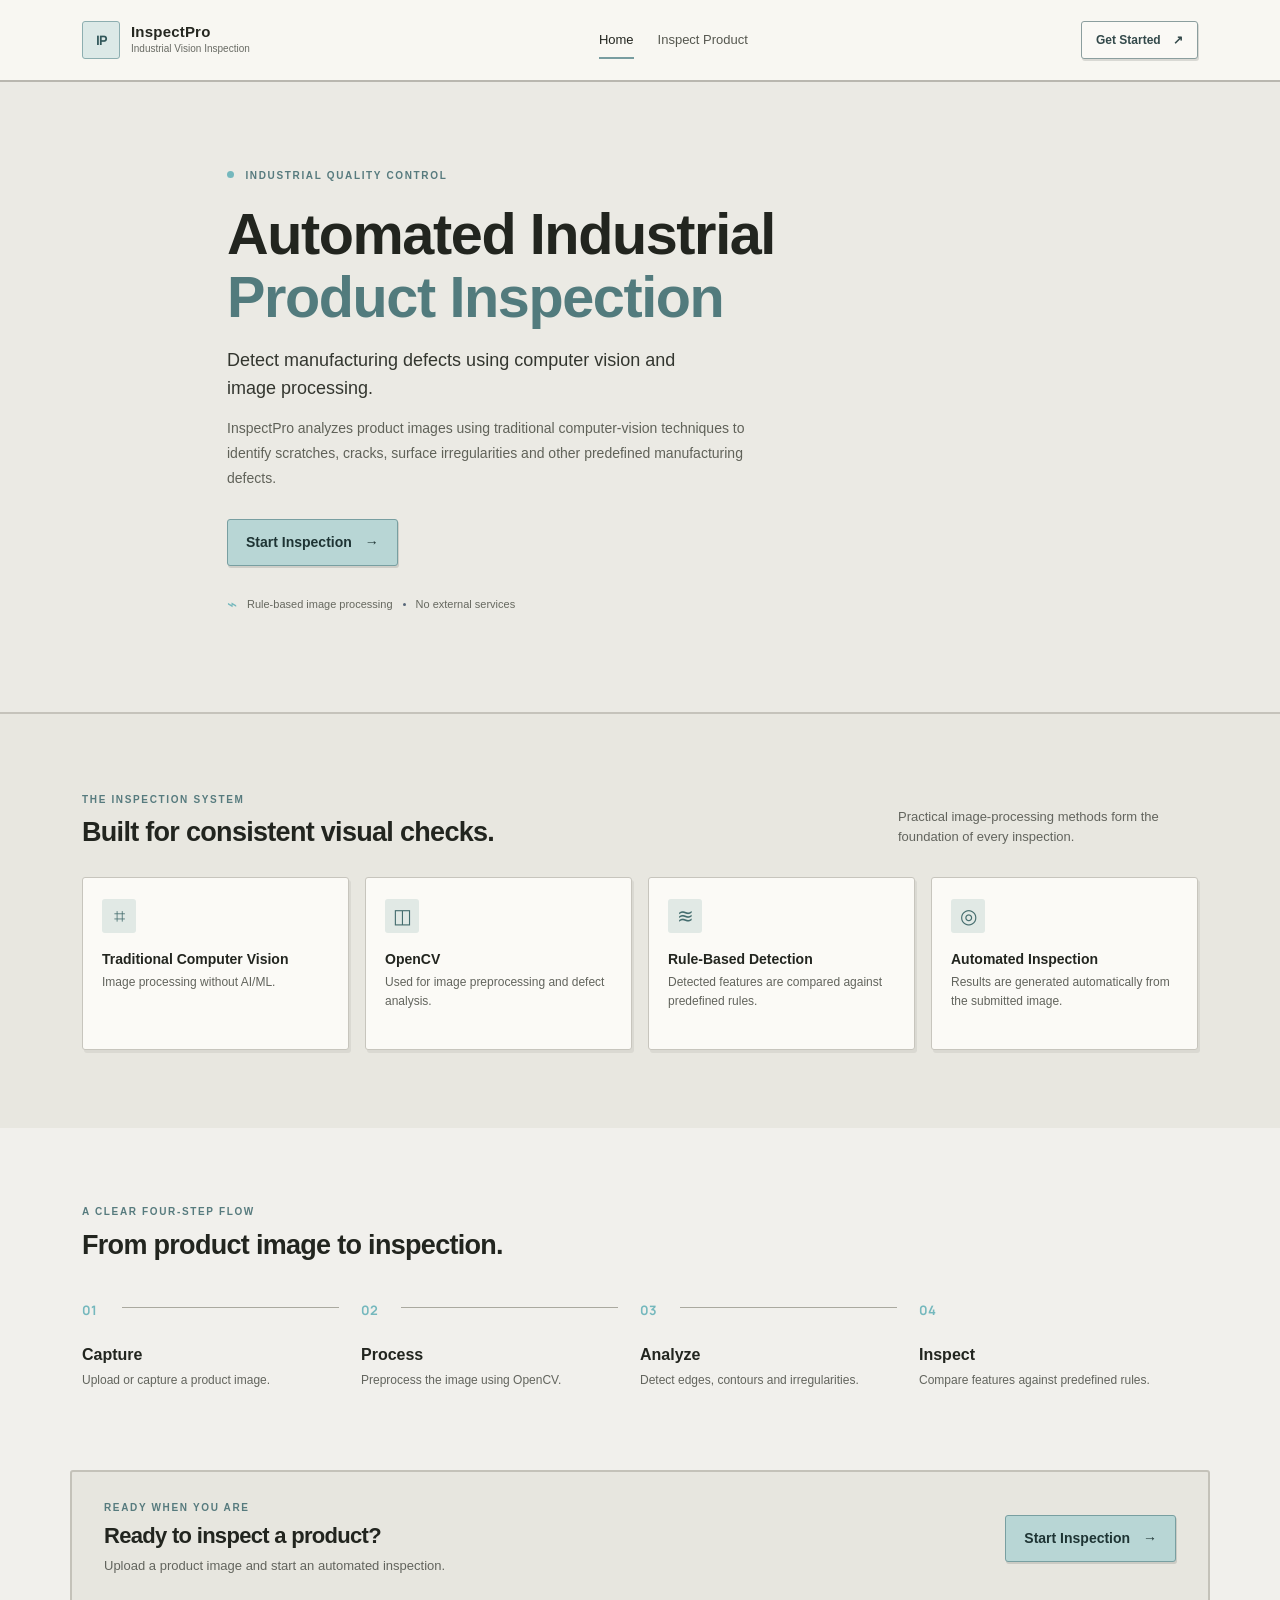
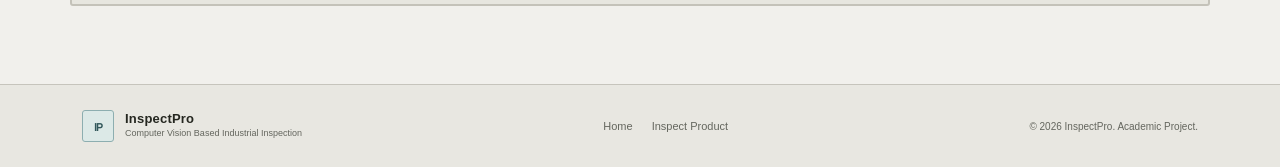
<file: index.html>
﻿<!doctype html>
<html lang="en">

<head>
    <meta charset="utf-8">

    <meta name="viewport"
          content="width=device-width, initial-scale=1">

    <meta name="theme-color"
          content="#0b1120">

    <title>
        Automated Industrial Product Inspection · InspectPro
    </title>

    <link rel="preconnect"
          href="https://fonts.googleapis.com">

    <link href="https://fonts.googleapis.com/css2?family=DM+Sans:wght@400;500;600;700&family=Manrope:wght@400;500;600;700;800&display=swap"
          rel="stylesheet">

    <link href="https://cdn.jsdelivr.net/npm/bootstrap@5.3.3/dist/css/bootstrap.min.css"
          rel="stylesheet">

    <link href="css/style.css"
          rel="stylesheet">
</head>

<body data-page="home">

    <!-- Navigation Bar -->
    <nav class="navbar navbar-expand-lg site-nav">

        <div class="container">

            <a class="navbar-brand brand"
               href="index.html">

                <span class="brand-mark">
                    IP
                </span>

                <span>
                    <b>InspectPro</b>

                    <small>
                        Industrial Vision Inspection
                    </small>
                </span>

            </a>

            <button class="navbar-toggler"
                    type="button"
                    data-bs-toggle="collapse"
                    data-bs-target="#mainNav"
                    aria-label="Toggle navigation">

                <span class="navbar-toggler-icon"></span>

            </button>

            <div class="collapse navbar-collapse"
                 id="mainNav">

                <div class="navbar-nav mx-auto">

                    <a class="nav-link active"
                       href="index.html">
                        Home
                    </a>

                    <a class="nav-link"
                       href="inspect.html">
                        Inspect Product
                    </a>

                </div>

                <a class="btn btn-outline-accent nav-cta"
                   href="inspect.html">

                    Get Started

                    <span>
                        ↗
                    </span>

                </a>

            </div>

        </div>

    </nav>


    <!-- Main Content -->
    <main>

        <!-- Hero Section -->
        <section class="hero-section">

            <div class="container hero-grid">

                <div class="hero-copy">

                    <div class="eyebrow">

                        <span class="eyebrow-dot"></span>

                        INDUSTRIAL QUALITY CONTROL

                    </div>

                    <h1>
                        Automated Industrial
                        <br>

                        <span>
                            Product Inspection
                        </span>
                    </h1>

                    <p class="hero-lead">
                        Detect manufacturing defects using
                        computer vision and image processing.
                    </p>

                    <p class="muted-copy">
                        InspectPro analyzes product images using
                        traditional computer-vision techniques to
                        identify scratches, cracks, surface
                        irregularities and other predefined
                        manufacturing defects.
                    </p>

                    <div class="hero-actions">

                        <a class="btn btn-accent btn-lg"
                           href="inspect.html">

                            Start Inspection

                            <span>
                                →
                            </span>

                        </a>

                    </div>

                    <div class="hero-note">

                        <span class="note-icon">
                            ⌁
                        </span>

                        Rule-based image processing

                        <i></i>

                        No external services

                    </div>

                </div>

            </div>

        </section>


        <!-- Technology Section -->
        <section class="section technology"
                 id="about">

            <div class="container">

                <div class="section-heading">

                    <div>

                        <div class="eyebrow">
                            THE INSPECTION SYSTEM
                        </div>

                        <h2>
                            Built for consistent visual checks.
                        </h2>

                    </div>

                    <p>
                        Practical image-processing methods form
                        the foundation of every inspection.
                    </p>

                </div>


                <div class="row g-3">

                    <!-- Card 1 -->
                    <div class="col-md-6 col-xl-3">

                        <article class="info-card">

                            <span class="card-icon">
                                ⌗
                            </span>

                            <h3>
                                Traditional Computer Vision
                            </h3>

                            <p>
                                Image processing without AI/ML.
                            </p>

                        </article>

                    </div>


                    <!-- Card 2 -->
                    <div class="col-md-6 col-xl-3">

                        <article class="info-card">

                            <span class="card-icon">
                                ◫
                            </span>

                            <h3>
                                OpenCV
                            </h3>

                            <p>
                                Used for image preprocessing and
                                defect analysis.
                            </p>

                        </article>

                    </div>


                    <!-- Card 3 -->
                    <div class="col-md-6 col-xl-3">

                        <article class="info-card">

                            <span class="card-icon">
                                ≋
                            </span>

                            <h3>
                                Rule-Based Detection
                            </h3>

                            <p>
                                Detected features are compared
                                against predefined rules.
                            </p>

                        </article>

                    </div>


                    <!-- Card 4 -->
                    <div class="col-md-6 col-xl-3">

                        <article class="info-card">

                            <span class="card-icon">
                                ◎
                            </span>

                            <h3>
                                Automated Inspection
                            </h3>

                            <p>
                                Results are generated automatically
                                from the submitted image.
                            </p>

                        </article>

                    </div>

                </div>

            </div>

        </section>


        <!-- How It Works Section -->
        <section class="section how-section"
                 id="how-it-works">

            <div class="container">

                <div class="section-heading">

                    <div>

                        <div class="eyebrow">
                            A CLEAR FOUR-STEP FLOW
                        </div>

                        <h2>
                            From product image to inspection.
                        </h2>

                    </div>

                </div>


                <div class="steps-grid">

                    <!-- Step 1 -->
                    <article class="step">

                        <span>
                            01
                        </span>

                        <div class="step-line"></div>

                        <h3>
                            Capture
                        </h3>

                        <p>
                            Upload or capture a product image.
                        </p>

                    </article>


                    <!-- Step 2 -->
                    <article class="step">

                        <span>
                            02
                        </span>

                        <div class="step-line"></div>

                        <h3>
                            Process
                        </h3>

                        <p>
                            Preprocess the image using OpenCV.
                        </p>

                    </article>


                    <!-- Step 3 -->
                    <article class="step">

                        <span>
                            03
                        </span>

                        <div class="step-line"></div>

                        <h3>
                            Analyze
                        </h3>

                        <p>
                            Detect edges, contours and
                            irregularities.
                        </p>

                    </article>


                    <!-- Step 4 -->
                    <article class="step">

                        <span>
                            04
                        </span>

                        <div class="step-line"></div>

                        <h3>
                            Inspect
                        </h3>

                        <p>
                            Compare features against
                            predefined rules.
                        </p>

                    </article>

                </div>

            </div>

        </section>


        <!-- Call To Action Section -->
        <section class="cta-section">

            <div class="container cta-box">

                <div>

                    <div class="eyebrow">
                        READY WHEN YOU ARE
                    </div>

                    <h2>
                        Ready to inspect a product?
                    </h2>

                    <p>
                        Upload a product image and start an
                        automated inspection.
                    </p>

                </div>

                <a class="btn btn-accent btn-lg"
                   href="inspect.html">

                    Start Inspection

                    <span>
                        →
                    </span>

                </a>

            </div>

        </section>

    </main>


    <!-- Footer -->
    <footer class="site-footer">

        <div class="container footer-inner">

            <a class="brand"
               href="index.html">

                <span class="brand-mark">
                    IP
                </span>

                <span>

                    <b>
                        InspectPro
                    </b>

                    <small>
                        Computer Vision Based Industrial Inspection
                    </small>

                </span>

            </a>


            <div class="footer-links">

                <a href="index.html">
                    Home
                </a>

                <a href="inspect.html">
                    Inspect Product
                </a>

            </div>


            <small>
                © 2026 InspectPro. Academic Project.
            </small>

        </div>

    </footer>


    <!-- Bootstrap JavaScript -->
    <script src="https://cdn.jsdelivr.net/npm/bootstrap@5.3.3/dist/js/bootstrap.bundle.min.js">
    </script>

    <!-- Custom JavaScript -->
    <script src="js/app.js">
    </script>

</body>

</html>
</file>
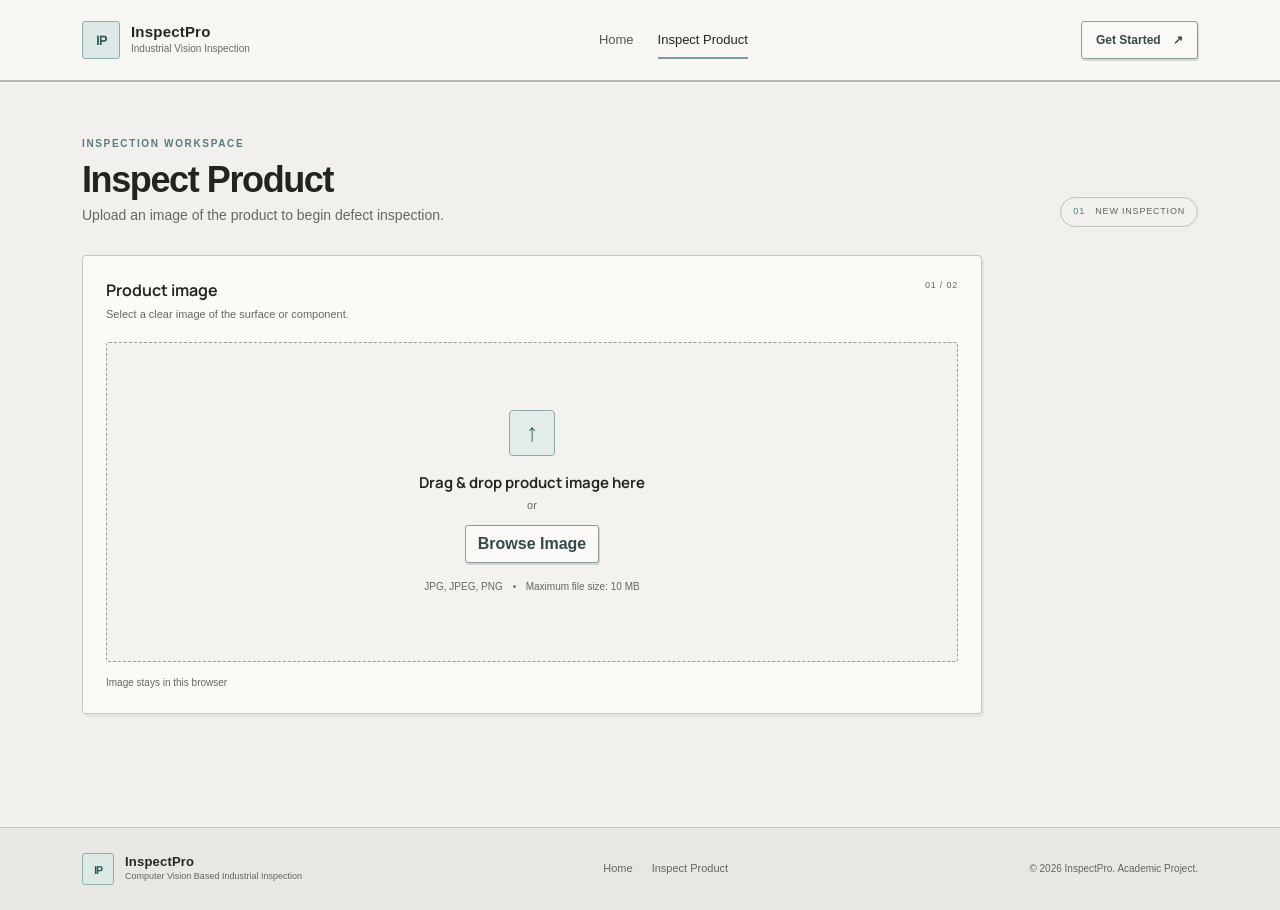
<file: inspect.html>
<!doctype html>
<html lang="en"><head><meta charset="utf-8"><meta name="viewport" content="width=device-width, initial-scale=1"><meta name="theme-color" content="#0b1120"><title>Inspect Product · InspectPro</title><link rel="preconnect" href="https://fonts.googleapis.com"><link href="https://fonts.googleapis.com/css2?family=DM+Sans:wght@400;500;600;700&family=Manrope:wght@400;500;600;700;800&display=swap" rel="stylesheet"><link href="https://cdn.jsdelivr.net/npm/bootstrap@5.3.3/dist/css/bootstrap.min.css" rel="stylesheet"><link href="css/style.css" rel="stylesheet"></head>
<body data-page="inspect"><nav class="navbar navbar-expand-lg site-nav"><div class="container"><a class="navbar-brand brand" href="index.html"><span class="brand-mark">IP</span><span><b>InspectPro</b><small>Industrial Vision Inspection</small></span></a><button class="navbar-toggler" type="button" data-bs-toggle="collapse" data-bs-target="#mainNav" aria-label="Toggle navigation"><span class="navbar-toggler-icon"></span></button><div class="collapse navbar-collapse" id="mainNav"><div class="navbar-nav mx-auto"><a class="nav-link " href="index.html">Home</a><a class="nav-link active" href="inspect.html">Inspect Product</a></div><a class="btn btn-outline-accent nav-cta" href="inspect.html">Get Started <span>↗</span></a></div></div></nav><main class="app-main"><div class="container"><div class="page-heading"><div><div class="eyebrow">INSPECTION WORKSPACE</div><h1>Inspect Product</h1><p>Upload an image of the product to begin defect inspection.</p></div><div class="step-pill"><span>01</span> NEW INSPECTION</div></div><div class="inspect-layout"><section class="panel upload-panel"><div class="panel-heading"><div><h2>Product image</h2><p>Select a clear image of the surface or component.</p></div><span class="panel-number">01 / 02</span></div><div id="dropZone" class="dropzone" tabindex="0" role="button" aria-label="Choose or drop an image file"><div id="uploadEmpty"><div class="upload-icon">↑</div><h3>Drag &amp; drop product image here</h3><p>or</p><label for="imageInput" class="btn btn-outline-accent">Browse Image</label><input id="imageInput" type="file" accept=".jpg,.jpeg,.png,image/jpeg,image/png" hidden><div class="upload-hints"><span>JPG, JPEG, PNG</span><i></i><span>Maximum file size: 10 MB</span></div></div><div id="previewContent" class="preview-content d-none"><img id="previewImage" alt="Selected product preview"><div class="file-meta"><div><b id="fileName"></b><span id="fileDetails"></span></div><button id="removeImage" class="remove-button" type="button" aria-label="Remove selected image">Remove <span>×</span></button></div></div></div><div id="uploadError" class="upload-error d-none" role="alert"></div><div class="upload-footer"><span class="privacy-note">Image stays in this browser</span></div></section></div></div></main><footer class="site-footer"><div class="container footer-inner"><a class="brand" href="index.html"><span class="brand-mark">IP</span><span><b>InspectPro</b><small>Computer Vision Based Industrial Inspection</small></span></a><div class="footer-links"><a href="index.html">Home</a><a href="inspect.html">Inspect Product</a></div><small>© 2026 InspectPro. Academic Project.</small></div></footer><script src="https://cdn.jsdelivr.net/npm/bootstrap@5.3.3/dist/js/bootstrap.bundle.min.js"></script><script src="js/app.js"></script></body></html>
</file>
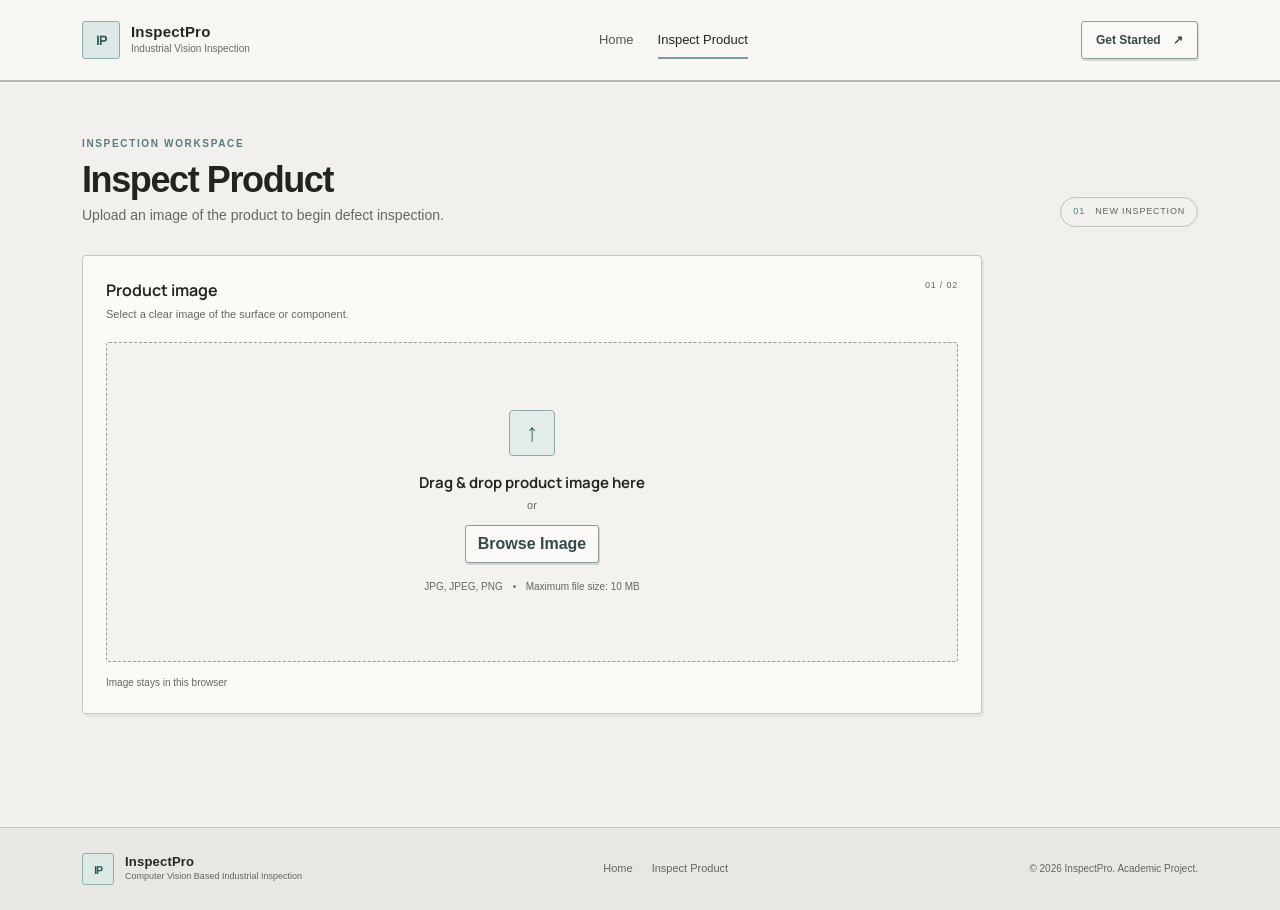
<file: processing.html>
﻿<!doctype html>
<html lang="en"><head><meta charset="utf-8"><meta name="viewport" content="width=device-width, initial-scale=1"><meta name="theme-color" content="#0b1120"><title>Analyzing Product · InspectPro</title><link rel="preconnect" href="https://fonts.googleapis.com"><link href="https://fonts.googleapis.com/css2?family=DM+Sans:wght@400;500;600;700&family=Manrope:wght@400;500;600;700;800&display=swap" rel="stylesheet"><link href="https://cdn.jsdelivr.net/npm/bootstrap@5.3.3/dist/css/bootstrap.min.css" rel="stylesheet"><link href="css/style.css" rel="stylesheet"></head>
<body data-page="processing"><nav class="navbar navbar-expand-lg site-nav"><div class="container"><a class="navbar-brand brand" href="index.html"><span class="brand-mark">IP</span><span><b>InspectPro</b><small>Industrial Vision Inspection</small></span></a><button class="navbar-toggler" type="button" data-bs-toggle="collapse" data-bs-target="#mainNav" aria-label="Toggle navigation"><span class="navbar-toggler-icon"></span></button><div class="collapse navbar-collapse" id="mainNav"><div class="navbar-nav mx-auto"><a class="nav-link " href="index.html">Home</a><a class="nav-link active" href="inspect.html">Inspect Product</a></div><a class="btn btn-outline-accent nav-cta" href="inspect.html">Get Started <span>↗</span></a></div></div></nav><main class="app-main"><div class="container narrow-container"><div class="page-heading centered-heading"><div><div class="eyebrow">INSPECTION IN PROGRESS</div><h1>Analyzing Product</h1><p>Processing image using computer vision…</p></div></div><div class="panel processing-panel"><div class="processing-image-wrap"><img id="processingImage" alt="Product image being analyzed"><div class="processing-scan"></div><span class="scan-label">IMAGE PROCESSING</span></div><div class="progress-overview"><div><span>INSPECTION PIPELINE</span><b id="progressCount">02 / 05</b></div><div class="progress"><div id="progressBar" class="progress-bar" style="width:40%"></div></div></div><ol class="pipeline-list" id="pipelineList"><li class="complete"><span class="stage-icon">✓</span><div><b>Image uploaded</b><small>Image is ready for processing</small></div><span class="stage-state">COMPLETE</span></li><li class="complete"><span class="stage-icon">✓</span><div><b>Image preprocessing</b><small>Preparing image for analysis</small></div><span class="stage-state">COMPLETE</span></li><li class="active"><span class="stage-icon">◌</span><div><b>Edge detection</b><small>Identifying surface boundaries</small></div><span class="stage-state">IN PROGRESS</span></li><li><span class="stage-icon">○</span><div><b>Contour analysis</b><small>Reviewing shape and surface contours</small></div><span class="stage-state">QUEUED</span></li><li><span class="stage-icon">○</span><div><b>Defect evaluation</b><small>Comparing features against inspection rules</small></div><span class="stage-state">QUEUED</span></li></ol><p class="mock-note">Demonstration only · processing stages are simulated</p></div></div></main><footer class="site-footer"><div class="container footer-inner"><a class="brand" href="index.html"><span class="brand-mark">IP</span><span><b>InspectPro</b><small>Computer Vision Based Industrial Inspection</small></span></a><div class="footer-links"><a href="index.html">Home</a><a href="inspect.html">Inspect Product</a></div><small>© 2026 InspectPro. Academic Project.</small></div></footer><script src="https://cdn.jsdelivr.net/npm/bootstrap@5.3.3/dist/js/bootstrap.bundle.min.js"></script><script src="js/app.js"></script></body></html>
</file>
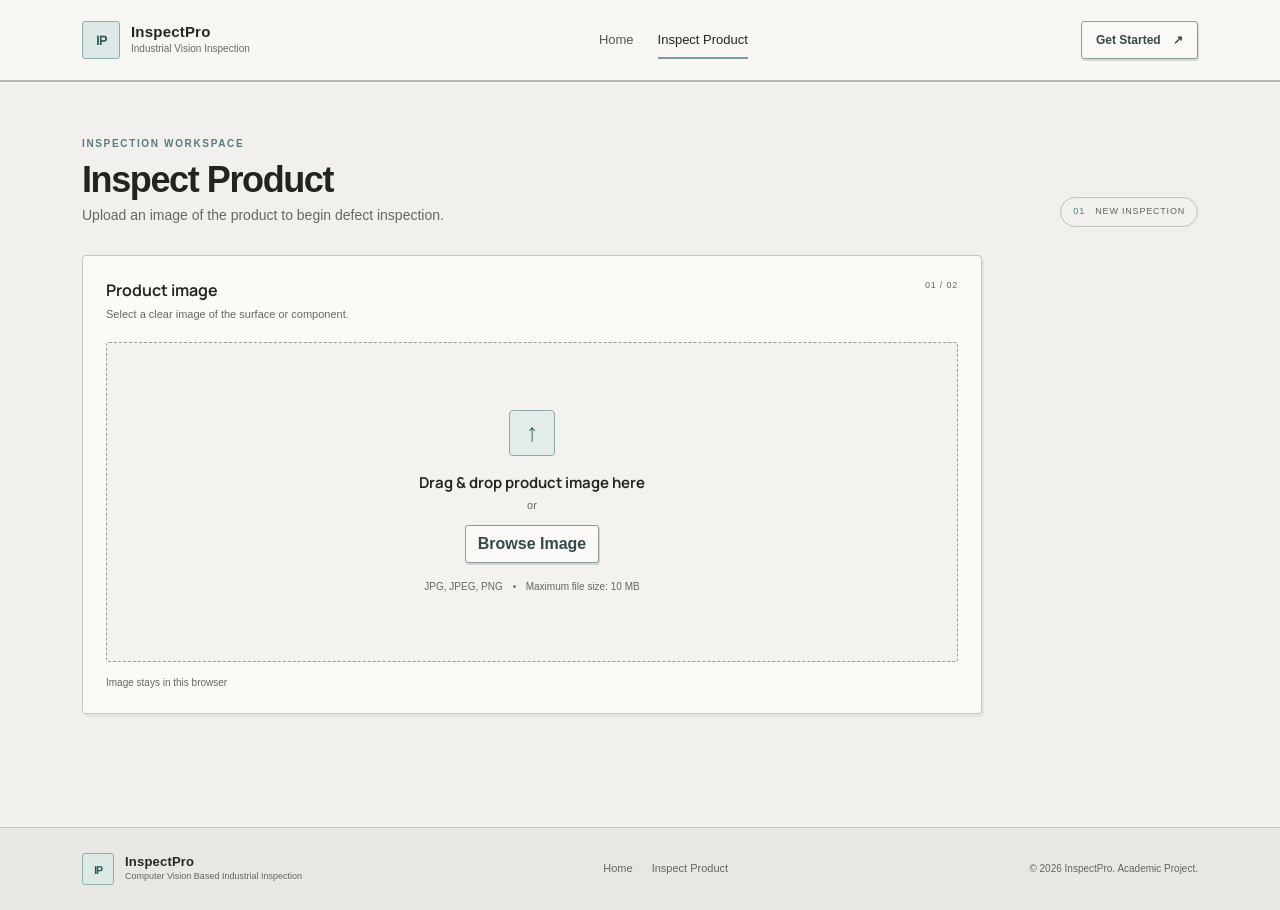
<file: result.html>
﻿<!doctype html>
<html lang="en"><head><meta charset="utf-8"><meta name="viewport" content="width=device-width, initial-scale=1"><meta name="theme-color" content="#0b1120"><title>Inspection Result · InspectPro</title><link rel="preconnect" href="https://fonts.googleapis.com"><link href="https://fonts.googleapis.com/css2?family=DM+Sans:wght@400;500;600;700&family=Manrope:wght@400;500;600;700;800&display=swap" rel="stylesheet"><link href="https://cdn.jsdelivr.net/npm/bootstrap@5.3.3/dist/css/bootstrap.min.css" rel="stylesheet"><link href="css/style.css" rel="stylesheet"></head>
<body data-page="result"><nav class="navbar navbar-expand-lg site-nav"><div class="container"><a class="navbar-brand brand" href="index.html"><span class="brand-mark">IP</span><span><b>InspectPro</b><small>Industrial Vision Inspection</small></span></a><button class="navbar-toggler" type="button" data-bs-toggle="collapse" data-bs-target="#mainNav" aria-label="Toggle navigation"><span class="navbar-toggler-icon"></span></button><div class="collapse navbar-collapse" id="mainNav"><div class="navbar-nav mx-auto"><a class="nav-link " href="index.html">Home</a><a class="nav-link active" href="inspect.html">Inspect Product</a></div><a class="btn btn-outline-accent nav-cta" href="inspect.html">Get Started <span>↗</span></a></div></div></nav><main class="app-main"><div class="container"><div class="page-heading"><div><div class="eyebrow">INSPECTION COMPLETE</div><h1>Inspection Result</h1><p>Automated analysis of the submitted product image.</p></div><div class="step-pill"><span>✓</span> RESULT</div></div><section class="status-card status-defective"><div class="status-symbol">!</div><div><span class="status-kicker">SAMPLE RESULT · MOCK INSPECTION</span><h2>Defective</h2><p>Defect detected in the inspected product image.</p></div><span class="status-label">DEFECT DETECTED</span></section><div class="comparison-grid"><section class="panel image-panel"><div class="panel-heading"><div><h2>Original Image</h2><p>Submitted product image</p></div><span class="image-tag">SOURCE</span></div><div class="result-image-frame"><img id="originalResultImage" alt="Original uploaded product"></div></section><section class="panel image-panel"><div class="panel-heading"><div><h2>Processed Image</h2><p>Visual overlay preview</p></div><span class="image-tag overlay-tag">MOCK OVERLAY</span></div><div class="result-image-frame overlay-frame"><img id="processedResultImage" alt="Original image with illustrative defect overlay"><span class="defect-box"><span>SCRATCH · SAMPLE</span></span><span class="overlay-caption">Illustrative region · not an actual detection</span></div></section></div><section class="panel summary-panel"><div class="panel-heading"><div><h2>Detection summary</h2><p>Sample inspection data for this prototype.</p></div><span class="summary-mark">≡</span></div><div class="summary-grid"><div><span>DEFECT TYPE</span><b>Scratch</b></div><div><span>LOCATION</span><b>Upper surface</b></div><div><span>SEVERITY</span><b><i class="severity-dot"></i> Medium</b></div><div><span>DETECTION METHOD</span><b>Edge and contour analysis</b></div><div><span>STATUS</span><b class="text-defect">Defective</b></div></div></section><div class="result-actions"><a href="inspect.html" class="btn btn-accent btn-lg">New Inspection <span>→</span></a><button class="btn btn-outline-accent btn-lg" type="button" data-placeholder="View Report">View Report</button><button class="btn btn-quiet btn-lg" type="button" data-placeholder="Save Result">Save Result</button></div><p id="actionMessage" class="action-message" aria-live="polite"></p></div></main><footer class="site-footer"><div class="container footer-inner"><a class="brand" href="index.html"><span class="brand-mark">IP</span><span><b>InspectPro</b><small>Computer Vision Based Industrial Inspection</small></span></a><div class="footer-links"><a href="index.html">Home</a><a href="inspect.html">Inspect Product</a></div><small>© 2026 InspectPro. Academic Project.</small></div></footer><script src="https://cdn.jsdelivr.net/npm/bootstrap@5.3.3/dist/js/bootstrap.bundle.min.js"></script><script src="js/app.js"></script></body></html>
</file>
<file: css/style.css>
﻿:root{--bg:#0b1120;--panel:#111a2a;--panel2:#0e1726;--line:#263449;--text:#edf3fa;--muted:#91a0b3;--cyan:#55c4d4;--cyan-dark:#12313c;--red:#ef666d;--green:#5ac39a;--amber:#e8b45f}*{box-sizing:border-box}html{scroll-behavior:smooth}body{margin:0;background:var(--bg);color:var(--text);font-family:'DM Sans',sans-serif;font-size:15px;line-height:1.55}.site-nav{height:82px;border-bottom:1px solid rgba(139,163,190,.14);background:rgba(11,17,32,.94);position:relative;z-index:10}.brand{display:inline-flex;align-items:center;gap:11px;color:var(--text);text-decoration:none}.brand:hover{color:var(--text)}.brand-mark{width:38px;height:38px;display:grid;place-items:center;border:1px solid #317886;border-radius:9px;background:#10232d;color:#71d4df;font:800 13px Manrope,sans-serif;letter-spacing:-.5px}.brand b{display:block;font:700 15px Manrope,sans-serif;letter-spacing:.2px}.brand small{display:block;color:#7e8da1;font-size:10px;margin-top:1px}.navbar-nav{gap:24px}.nav-link{color:#96a3b5!important;font-size:13px;padding:10px 0!important;position:relative}.nav-link:hover,.nav-link.active{color:#e9f3f7!important}.nav-link.active:after{content:'';height:2px;background:var(--cyan);position:absolute;bottom:1px;left:0;right:0}.btn{font-weight:600;border-radius:7px;transition:background .18s,border-color .18s,transform .18s;color:var(--text)}.btn:hover{transform:translateY(-1px)}.btn:focus-visible,a:focus-visible,button:focus-visible,input:focus-visible,select:focus-visible,.dropzone:focus-visible{outline:3px solid rgba(85,196,212,.55)!important;outline-offset:3px;box-shadow:none!important}.btn-accent{background:var(--cyan);border:1px solid var(--cyan);color:#07151c}.btn-accent:hover,.btn-accent:focus{background:#74d4df;border-color:#74d4df;color:#07151c}.btn-outline-accent{border:1px solid #355567;color:#c1d4df;background:transparent}.btn-outline-accent:hover{background:#142a35;border-color:#4f8a99;color:#f3fbfd}.btn-quiet{background:transparent;border:1px solid transparent;color:#bec9d7}.btn-quiet:hover{background:#152032;color:white}.btn-lg{padding:12px 18px;font-size:14px}.btn span{margin-left:9px}.nav-cta{font-size:12px;padding:9px 14px}.hero-section{padding:86px 0 94px;border-bottom:1px solid rgba(139,163,190,.1);background:radial-gradient(ellipse at 83% 48%,rgba(26,61,78,.17),transparent 35%)}.hero-grid{display:grid;grid-template-columns:1.05fr .95fr;gap:70px;align-items:center}.eyebrow{font-size:10px;font-weight:700;letter-spacing:1.65px;color:#70c6d3}.eyebrow-dot,.live-dot{display:inline-block;width:7px;height:7px;border-radius:50%;background:var(--cyan);margin-right:7px;vertical-align:1px}.hero-copy h1,.page-heading h1{font:800 clamp(38px,4.5vw,60px)/1.1 Manrope,sans-serif;letter-spacing:-2.5px;margin:19px 0 18px}.hero-copy h1 span{color:#82d0da}.hero-lead{font:500 18px/1.55 Manrope,sans-serif;color:#d7e0eb;max-width:500px;margin-bottom:13px}.muted-copy{color:var(--muted);font-size:14px;line-height:1.8;max-width:550px}.hero-actions{display:flex;gap:11px;margin-top:27px}.hero-note{display:flex;align-items:center;gap:10px;color:#7e8da1;font-size:11px;margin-top:26px}.hero-note i,.upload-hints i{width:3px;height:3px;background:#576779;border-radius:50%}.note-icon{font-size:17px;color:var(--cyan)}.inspection-visual{height:360px;border:1px solid #314155;border-radius:12px;background:#0e1827;overflow:hidden;position:relative;box-shadow:0 24px 70px rgba(0,0,0,.22)}.visual-top,.visual-bottom{height:39px;display:flex;justify-content:space-between;align-items:center;padding:0 16px;color:#77879b;font-size:9px;letter-spacing:1px}.visual-top{border-bottom:1px solid #263447}.visual-top .live-dot{width:6px;height:6px}.visual-grid{height:282px;position:relative;background-image:linear-gradient(rgba(104,134,158,.06) 1px,transparent 1px),linear-gradient(90deg,rgba(104,134,158,.06) 1px,transparent 1px);background-size:36px 36px;overflow:hidden}.visual-bottom{border-top:1px solid #263447;font-size:9px}.visual-bottom b{color:#d0d9e3}.metal-part{position:absolute;width:245px;height:128px;border-radius:19px 25px 18px 24px;left:50%;top:51%;transform:translate(-50%,-50%) rotate(-13deg);background:linear-gradient(150deg,#aab4bc 0%,#657581 16%,#c0c5c4 31%,#73818c 46%,#485966 63%,#87939a 81%,#c2c6c3 100%);box-shadow:0 25px 34px #050b14, inset 0 2px 3px rgba(255,255,255,.5),inset 0 -9px 14px rgba(0,0,0,.5)}.part-ridge{position:absolute;left:15px;right:15px;top:19px;height:9px;border-radius:10px;background:linear-gradient(#d5d8d5,#778590);box-shadow:0 3px 8px #283744}.part-hole{position:absolute;right:40px;top:44px;width:31px;height:31px;border-radius:50%;background:#121d29;border:5px solid #a3aaab;box-shadow:inset 0 3px 6px #000}.part-groove{position:absolute;left:48px;bottom:27px;height:2px;width:93px;background:#d3d5d0;transform:rotate(-2deg);opacity:.7}.part-shadow{position:absolute;width:265px;height:44px;left:50%;top:68%;transform:translateX(-50%);border-radius:50%;background:#050b12;filter:blur(14px)}.scan-line{position:absolute;left:0;right:0;top:49%;height:1px;background:rgba(102,213,223,.56);box-shadow:0 0 14px rgba(102,213,223,.4)}.reticle{position:absolute;width:25px;height:25px;border-color:var(--cyan);opacity:.72}.r1{top:28%;left:24%;border-top:1px solid;border-left:1px solid}.r2{bottom:25%;right:22%;border-right:1px solid;border-bottom:1px solid}.measure{position:absolute;padding:5px 7px;border:1px solid #33485b;background:#0c1723dd;color:#96a8b7;font-size:8px;letter-spacing:.7px}.measure b{color:var(--green);margin-left:6px}.measure-a{top:18%;right:14%}.measure-b{bottom:15%;left:12%}.section{padding:78px 0}.technology{background:#0c1421}.section-heading{display:flex;align-items:end;justify-content:space-between;margin-bottom:27px;gap:25px}.section-heading h2,.cta-box h2{font:700 27px/1.25 Manrope,sans-serif;letter-spacing:-.7px;margin:9px 0 0}.section-heading>p{color:var(--muted);font-size:13px;max-width:300px;margin:0 0 3px}.info-card{height:100%;min-height:173px;padding:21px 19px;border:1px solid var(--line);background:#101a29;border-radius:9px}.card-icon{width:34px;height:34px;display:grid;place-items:center;border-radius:7px;background:#152a37;color:#75c9d5;font-size:20px}.info-card h3{font:650 14px Manrope,sans-serif;margin:18px 0 6px}.info-card p,.step p{font-size:12px;color:var(--muted);margin:0}.how-section{padding:76px 0}.steps-grid{display:grid;grid-template-columns:repeat(4,1fr);margin-top:36px}.step{position:relative;padding:0 22px 0 0}.step>span{font:700 13px Manrope;color:var(--cyan)}.step-line{position:absolute;height:1px;background:#334357;left:40px;right:22px;top:9px}.step:last-child .step-line{display:none}.step h3{font:650 16px Manrope;margin:24px 0 7px}.cta-section{padding:5px 0 78px}.cta-box{padding:28px 32px;background:#101a29;border:1px solid #2a394c;border-radius:10px;display:flex;align-items:center;justify-content:space-between}.cta-box h2{font-size:22px;margin-top:6px}.cta-box p{margin:7px 0 0;color:var(--muted);font-size:13px}.site-footer{border-top:1px solid rgba(139,163,190,.13);padding:25px 0}.footer-inner{display:flex;align-items:center;justify-content:space-between;gap:20px}.footer-inner .brand-mark{width:32px;height:32px;font-size:11px}.footer-inner .brand b{font-size:13px}.footer-inner .brand small{font-size:9px}.footer-links{display:flex;gap:19px}.footer-links a{font-size:11px;color:#8290a2;text-decoration:none}.footer-links a:hover{color:#dbe7ef}.footer-inner>small{font-size:10px;color:#718095}.app-main{min-height:calc(100vh - 155px);padding:54px 0 76px;background:radial-gradient(ellipse at 52% 0%,rgba(20,57,73,.11),transparent 38%)}.page-heading{display:flex;align-items:end;justify-content:space-between;margin-bottom:28px}.page-heading h1{font-size:36px;letter-spacing:-1.2px;margin:8px 0 6px}.page-heading p{margin:0;color:var(--muted);font-size:14px}.step-pill{border:1px solid var(--line);border-radius:30px;padding:7px 12px;font-size:9px;letter-spacing:.8px;color:#8ea0b3}.step-pill span{color:var(--cyan);margin-right:7px}.inspect-layout{display:grid;grid-template-columns:minmax(0,1.45fr) minmax(300px,.75fr);gap:18px;align-items:start}.panel{background:var(--panel);border:1px solid var(--line);border-radius:10px}.upload-panel,.settings-panel{padding:23px}.panel-heading{display:flex;justify-content:space-between;align-items:flex-start;gap:12px;margin-bottom:19px}.panel-heading h2{font:650 16px Manrope,sans-serif;margin:0}.panel-heading p{color:var(--muted);font-size:11px;margin:5px 0 0}.panel-number,.image-tag{color:#7e90a4;font-size:9px;letter-spacing:.8px}.dropzone{min-height:320px;border:1px dashed #43566c;border-radius:8px;background:#0e1725;text-align:center;display:grid;place-items:center;padding:22px;transition:border-color .18s,background .18s}.dropzone.dragover{border-color:var(--cyan);background:#10232c}.upload-icon{width:46px;height:46px;display:grid;place-items:center;border:1px solid #376777;border-radius:12px;color:var(--cyan);font-size:25px;margin:0 auto 16px;background:#122833}.dropzone h3{font:650 15px Manrope,sans-serif;margin:0 0 4px}.dropzone p{color:#78889b;font-size:11px;margin:0 0 11px}.dropzone label{cursor:pointer}.upload-hints{display:flex;gap:10px;justify-content:center;align-items:center;color:#8190a2;font-size:10px;margin-top:16px}.upload-footer{display:flex;justify-content:space-between;align-items:center;margin-top:13px}.camera-button{font-size:11px;padding:8px 4px}.camera-button>span{font-size:17px;color:var(--cyan);margin-right:7px}.camera-button small{font-size:9px;color:#718196;margin-left:8px}.privacy-note{font-size:10px;color:#6f8093}.preview-content{width:100%;text-align:left}.preview-content img{width:100%;max-height:270px;object-fit:contain;border-radius:6px;background:#080d16}.file-meta{display:flex;justify-content:space-between;align-items:center;margin-top:12px;gap:12px}.file-meta b,.file-meta span{display:block;overflow-wrap:anywhere}.file-meta b{font-size:12px}.file-meta span{font-size:10px;color:#8191a4;margin-top:3px}.remove-button{border:1px solid #56343e;background:#241820;border-radius:5px;color:#f08c91;padding:6px 9px;font-size:10px}.remove-button span{display:inline;font-size:15px;margin-left:4px}.upload-error{margin-top:10px;color:#f39a9e;font-size:12px}.settings-icon,.summary-mark{color:var(--cyan);font-size:17px}.form-block{margin:25px 0}.form-block label{display:block;font-size:12px;font-weight:600;margin-bottom:9px}.form-select{background-color:#0d1624;color:#dbe5ef;border:1px solid #334358;font-size:12px;padding:10px 12px}.form-select:focus{border-color:var(--cyan);box-shadow:0 0 0 3px #55c4d422}.range-heading{display:flex;justify-content:space-between;align-items:center}.range-heading label{margin:0}.range-heading output{color:#80ced9;font-size:11px}.form-range{margin:15px 0 2px;accent-color:var(--cyan)}.range-labels{display:flex;justify-content:space-between;color:#7e8da0;font-size:10px}.settings-note{display:flex;gap:10px;padding:12px;border:1px solid #2c3d4d;border-radius:7px;background:#101e2b}.settings-note>span{flex:none;width:17px;height:17px;border:1px solid #466b77;border-radius:50%;text-align:center;line-height:16px;color:var(--cyan);font-size:10px}.settings-note p{font-size:10px;color:#97a7b8;margin:0;line-height:1.55}.settings-bottom{margin-top:23px;text-align:center}.settings-bottom .btn{font-size:13px}.settings-bottom .btn:disabled{opacity:.42}.settings-bottom small{display:block;color:#74849a;font-size:10px;margin-top:9px}.narrow-container{max-width:790px}.centered-heading{text-align:center;justify-content:center;margin-bottom:24px}.centered-heading h1{font-size:34px}.processing-panel{padding:23px 30px}.processing-image-wrap{height:230px;background:#0a111d;border-radius:7px;position:relative;overflow:hidden;display:grid;place-items:center}.processing-image-wrap img{max-width:100%;max-height:100%;object-fit:contain}.processing-scan{position:absolute;top:-10%;left:0;right:0;height:2px;background:#65d4df;box-shadow:0 0 15px #65d4df;animation:scan 2.6s linear infinite}.scan-label{position:absolute;right:12px;bottom:10px;color:#8edce2;font-size:8px;letter-spacing:1px;background:#0b1521c9;padding:5px 7px}@keyframes scan{to{top:110%}}.progress-overview{margin:22px 0 8px}.progress-overview>div:first-child{display:flex;justify-content:space-between;color:#8192a5;font-size:9px;letter-spacing:.8px;margin-bottom:8px}.progress-overview b{color:#b4c5d3}.progress{height:4px;background:#253345}.progress-bar{background:var(--cyan);transition:width .5s}.pipeline-list{list-style:none;padding:0;margin:0}.pipeline-list li{display:flex;align-items:center;gap:12px;padding:11px 2px;border-bottom:1px solid #253345}.stage-icon{width:23px;height:23px;border:1px solid #42546a;border-radius:50%;display:grid;place-items:center;color:#738397;font-size:12px;flex:none}.pipeline-list li.complete .stage-icon{border-color:#347b68;color:var(--green)}.pipeline-list li.active .stage-icon{border-color:#468e9b;color:var(--cyan);animation:pulse 1.2s ease-in-out infinite}.pipeline-list li>div{flex:1}.pipeline-list li b{display:block;font-size:12px;font-weight:600}.pipeline-list li small{display:block;color:#7f8da1;font-size:10px;margin-top:2px}.stage-state{font-size:8px;letter-spacing:.7px;color:#78889b}.pipeline-list li.complete .stage-state{color:#65bd9d}.pipeline-list li.active .stage-state{color:#70cbd5}@keyframes pulse{50%{box-shadow:0 0 0 4px #55c4d422}}.mock-note{text-align:center;color:#718095;font-size:10px;margin:15px 0 0}.status-card{display:flex;align-items:center;gap:17px;padding:19px 22px;border:1px solid;border-radius:9px;margin-bottom:18px}.status-defective{background:#25171f;border-color:#633740}.status-symbol{width:39px;height:39px;display:grid;place-items:center;border-radius:50%;background:#4b252d;color:#ff9297;font:bold 20px Manrope}.status-kicker{font-size:9px;letter-spacing:1px;color:#de858a}.status-card h2{font:700 20px Manrope;margin:1px 0 2px;color:#ffb0b3}.status-card p{font-size:11px;color:#b38b91;margin:0}.status-label{margin-left:auto;padding:6px 9px;border:1px solid #784149;border-radius:4px;color:#f29499;font-size:8px;letter-spacing:.8px}.status-accepted{background:#13251f;border-color:#2e604d}.status-accepted .status-symbol{background:#1b4335;color:#88dfb9}.status-accepted .status-kicker,.status-accepted h2{color:#84d9b2}.comparison-grid{display:grid;grid-template-columns:1fr 1fr;gap:17px}.image-panel{padding:17px}.image-panel .panel-heading{margin-bottom:13px}.result-image-frame{height:270px;background:#0a111c;border:1px solid #27364a;border-radius:6px;overflow:hidden;position:relative;display:grid;place-items:center}.result-image-frame img{max-width:100%;max-height:100%;object-fit:contain}.overlay-tag{color:#e47d82}.defect-box{position:absolute;left:28%;top:27%;width:36%;height:21%;border:2px solid #ff535b;box-shadow:0 0 0 999px rgba(7,12,20,.12)}.defect-box span{position:absolute;left:-2px;top:-19px;background:#9c333e;color:white;font-size:8px;padding:2px 5px;letter-spacing:.5px}.overlay-caption{position:absolute;bottom:8px;left:8px;background:#101a26d9;color:#dfacaf;font-size:8px;padding:4px 6px;border-radius:3px}.summary-panel{padding:18px 20px;margin-top:17px}.summary-panel .panel-heading{margin-bottom:15px}.summary-grid{display:grid;grid-template-columns:repeat(5,1fr);gap:13px}.summary-grid>div{border-left:1px solid #344256;padding-left:13px}.summary-grid>div:first-child{border-left:0;padding-left:0}.summary-grid span{display:block;color:#7d8da1;font-size:8px;letter-spacing:.8px;margin-bottom:6px}.summary-grid b{font-size:12px;font-weight:600}.severity-dot{display:inline-block;width:7px;height:7px;border-radius:50%;background:var(--amber);margin-right:4px}.text-defect{color:#f08086}.result-actions{display:flex;gap:10px;margin-top:20px}.action-message{color:#97a8b8;font-size:11px;margin-top:9px;min-height:18px}@media(max-width:991px){.navbar-nav{gap:12px}.hero-grid{gap:36px}.inspect-layout{grid-template-columns:1fr 310px}.dropzone{min-height:290px}}@media(max-width:767px){.site-nav{height:auto;min-height:72px;padding:12px 0}.navbar-toggler{border-color:#324256}.navbar-toggler-icon{filter:invert(1)}.navbar-collapse{padding:14px 0 7px}.navbar-nav{gap:2px}.nav-link.active:after{display:none}.nav-cta{margin-top:9px;display:inline-block;width:max-content}.hero-section{padding:53px 0 59px}.hero-grid{grid-template-columns:1fr;gap:34px}.hero-copy h1{font-size:43px}.inspection-visual{height:320px}.visual-grid{height:242px}.section{padding:57px 0}.section-heading{display:block}.section-heading>p{margin-top:12px}.steps-grid{grid-template-columns:1fr 1fr;row-gap:29px}.step-line{right:10px}.step:nth-child(2) .step-line{display:none}.cta-section{padding-bottom:55px}.cta-box{align-items:flex-start;flex-direction:column;gap:18px;padding:23px}.footer-inner{align-items:flex-start;flex-wrap:wrap}.footer-links{order:3;width:100%;flex-wrap:wrap;gap:12px 20px}.footer-inner>small{margin-left:auto}.app-main{padding:37px 0 55px}.page-heading{align-items:flex-start;gap:14px}.page-heading h1{font-size:31px}.step-pill{margin-top:7px;white-space:nowrap}.inspect-layout{grid-template-columns:1fr}.upload-panel,.settings-panel{padding:18px}.dropzone{min-height:280px}.settings-panel{order:2}.comparison-grid{grid-template-columns:1fr}.result-image-frame{height:245px}.summary-grid{grid-template-columns:1fr 1fr;row-gap:18px}.summary-grid>div:nth-child(odd){border-left:0;padding-left:0}.status-card{align-items:flex-start;padding:15px;gap:12px}.status-label{display:none}.processing-panel{padding:17px}.processing-image-wrap{height:190px}}@media(max-width:420px){.hero-copy h1{font-size:36px;letter-spacing:-1.6px}.hero-actions{flex-direction:column;align-items:stretch}.hero-note{flex-wrap:wrap}.inspection-visual{height:285px}.visual-grid{height:207px}.metal-part{width:205px;height:108px}.footer-inner>small{width:100%;margin-left:0}.page-heading{display:block}.step-pill{display:inline-block;margin-top:14px}.upload-footer{align-items:flex-start;flex-direction:column}.privacy-note{padding-left:5px}.result-actions{flex-wrap:wrap}.result-actions .btn{flex:1}.stage-state{font-size:7px}.pipeline-list li{gap:8px}.status-card h2{font-size:18px}}@media(prefers-reduced-motion:reduce){*,*::before,*::after{scroll-behavior:auto!important;animation-duration:.01ms!important;animation-iteration-count:1!important;transition-duration:.01ms!important}}

/* Intentional early-prototype treatment: light, plain, and slightly rough. */
:root{--bg:#f1f0ec;--panel:#fffefa;--panel2:#f6f5f1;--line:#c9c7bf;--text:#22251f;--muted:#66685f;--cyan:#75b8bd;--cyan-dark:#d8e9e9;--red:#bf4d48;--green:#478365;--amber:#bd8532}
body{background:#f1f0ec;color:#22251f;font-family:Arial,Helvetica,sans-serif}
.site-nav{background:#f8f7f2;border-bottom:2px solid #b9b7af}
.brand,.brand:hover{color:#252720}.brand-mark{border:1px solid #8daeb0;border-radius:3px;background:#dce9e7;color:#31575a}
.brand b{font-family:Arial,sans-serif}.brand small{color:#696b64}
.nav-link{color:#55574f!important}.nav-link:hover,.nav-link.active{color:#22251f!important}.nav-link.active:after{background:#789da0}
.btn{border-radius:3px;box-shadow:1px 2px 0 rgba(45,48,40,.15)}.btn-accent{background:#b8d6d5;border-color:#789fa1;color:#1e3434}.btn-accent:hover,.btn-accent:focus{background:#c7e0de;border-color:#648d8f;color:#1e3434}.btn-outline-accent{border-color:#8b9e9e;color:#33494a;background:#faf9f5}.btn-outline-accent:hover{background:#e4ece9;border-color:#648d8f;color:#243839}.btn-quiet{color:#4f514a}.btn-quiet:hover{background:#e5e3dc;color:#22251f}
.hero-section{background:#ebeae4;border-bottom:2px solid #c5c3bb}.eyebrow{color:#577b7e}.hero-copy h1,.page-heading h1{font-family:Arial,Helvetica,sans-serif;letter-spacing:-1.4px}.hero-copy h1 span{color:#527b7d}.hero-lead{font-family:Arial,Helvetica,sans-serif;color:#33362f}.muted-copy{color:#606259}.hero-note{color:#66685f}.inspection-visual{border:2px solid #a8aaa2;border-radius:3px;background:#d9ded9;box-shadow:4px 5px 0 rgba(40,45,40,.12)}.visual-top,.visual-bottom{color:#555d5b}.visual-top{border-color:#adb5af}.visual-grid{background-color:#d5ddd8}.visual-bottom{border-color:#adb5af}.measure{background:#f2f2ed;color:#4d5b59;border-color:#929f9b}.metal-part{filter:saturate(.55);box-shadow:0 16px 25px #89918b,inset 0 2px 3px rgba(255,255,255,.7),inset 0 -9px 14px rgba(0,0,0,.42)}
.technology{background:#e8e7e0}.section-heading h2,.cta-box h2,.step h3,.info-card h3{font-family:Arial,Helvetica,sans-serif}.section-heading>p,.info-card p,.step p{color:#62645d}.info-card{background:#fbfaf6;border-color:#c7c5bd;border-radius:3px;box-shadow:2px 3px 0 rgba(40,40,32,.07)}.card-icon{border-radius:3px;background:#e1e9e5;color:#456d6e}.step-line{background:#aaa99f}.cta-box{background:#e7e6df;border:2px solid #c4c2b9;border-radius:3px}.cta-box p{color:#62645d}.site-footer{border-color:#c6c4bc;background:#e8e7e1}.footer-inner .brand small,.footer-links a,.footer-inner>small{color:#64665e}.footer-links a:hover{color:#252720}
.app-main{background:#f1f0ec}.page-heading p,.panel-heading p{color:#66685f}.step-pill{border-color:#c2c0b8;color:#62645d}.step-pill span{color:#537d80}.panel{background:#fbfaf6;border-color:#c7c5bd;border-radius:4px;box-shadow:2px 3px 0 rgba(40,40,32,.06)}.panel-number,.image-tag{color:#66685f}.dropzone{background:#f3f2ed;border-color:#999c94;border-radius:3px}.dropzone.dragover{background:#e7eeeb;border-color:#557f81}.upload-icon{border-color:#90a8a8;border-radius:4px;background:#e4ece9;color:#496f71}.dropzone p,.upload-hints{color:#66685f}.upload-hints i{background:#7a7d74}.file-meta span{color:#62645e}.remove-button{border-color:#bd9693;background:#f5e8e5;border-radius:3px;color:#9d403c}.privacy-note,.camera-button small{color:#65675f}.settings-icon,.summary-mark,.range-heading output{color:#537d80}.form-select{background-color:#fffefa;color:#30332d;border-color:#aaa99f;border-radius:3px}.form-select:focus{border-color:#719799;box-shadow:0 0 0 3px #75b8bd33}.form-range{accent-color:#70999a}.range-labels{color:#62645d}.settings-note{border-color:#c7c5bd;border-radius:3px;background:#f1f0eb}.settings-note>span{border-color:#829b9b;color:#4e7678}.settings-note p{color:#5c605b}.settings-bottom small{color:#66685f}
.processing-panel{background:#fbfaf6}.processing-image-wrap,.result-image-frame{background:#e4e5df;border-color:#c4c3bb;border-radius:3px}.processing-image-wrap img,.result-image-frame img{mix-blend-mode:multiply}.processing-scan{background:#638e8f;box-shadow:none}.scan-label{background:#f4f3ed;color:#496f71}.progress{background:#d4d3cb}.progress-bar{background:#72999a}.progress-overview>div:first-child{color:#62645d}.progress-overview b{color:#343731}.pipeline-list li{border-color:#d8d6ce}.stage-icon{border-color:#aaa99f;color:#62645d}.pipeline-list li.complete .stage-icon{border-color:#79a28d;color:#478365}.pipeline-list li.active .stage-icon{border-color:#72999a;color:#527d7f}.pipeline-list li small,.stage-state,.mock-note{color:#66685f}.pipeline-list li.complete .stage-state{color:#478365}.pipeline-list li.active .stage-state{color:#527d7f}
.status-defective{background:#f3e6e3;border-color:#c98c86}.status-symbol{background:#e6cbc6;color:#a83e39}.status-kicker{color:#984842}.status-card h2{color:#a5413c}.status-card p{color:#70524f}.status-label{border-color:#c68b85;color:#a5413c}.status-accepted{background:#e6eee6;border-color:#91b39b}.status-accepted .status-symbol{background:#d0e2d3;color:#39704f}.status-accepted .status-kicker,.status-accepted h2{color:#39704f}.image-tag{color:#62645d}.overlay-tag{color:#a5413c}.defect-box{box-shadow:0 0 0 999px rgba(250,245,239,.12)}.defect-box span{background:#aa4945}.overlay-caption{background:#f4eeeb;color:#8f4441}.summary-grid>div{border-color:#c8c6be}.summary-grid span{color:#62645d}.text-defect{color:#a5413c}.severity-dot{background:#bd8532}.action-message{color:#555950}
@media(max-width:767px){.navbar-toggler{border-color:#aaa99f}.navbar-toggler-icon{filter:none;opacity:.75}.nav-link.active:after{background:#72999a}.footer-links a{color:#55574f}}

.hero-grid{display:block;max-width:850px}


.inspect-layout{grid-template-columns:minmax(0,1fr);max-width:900px}
</file>
